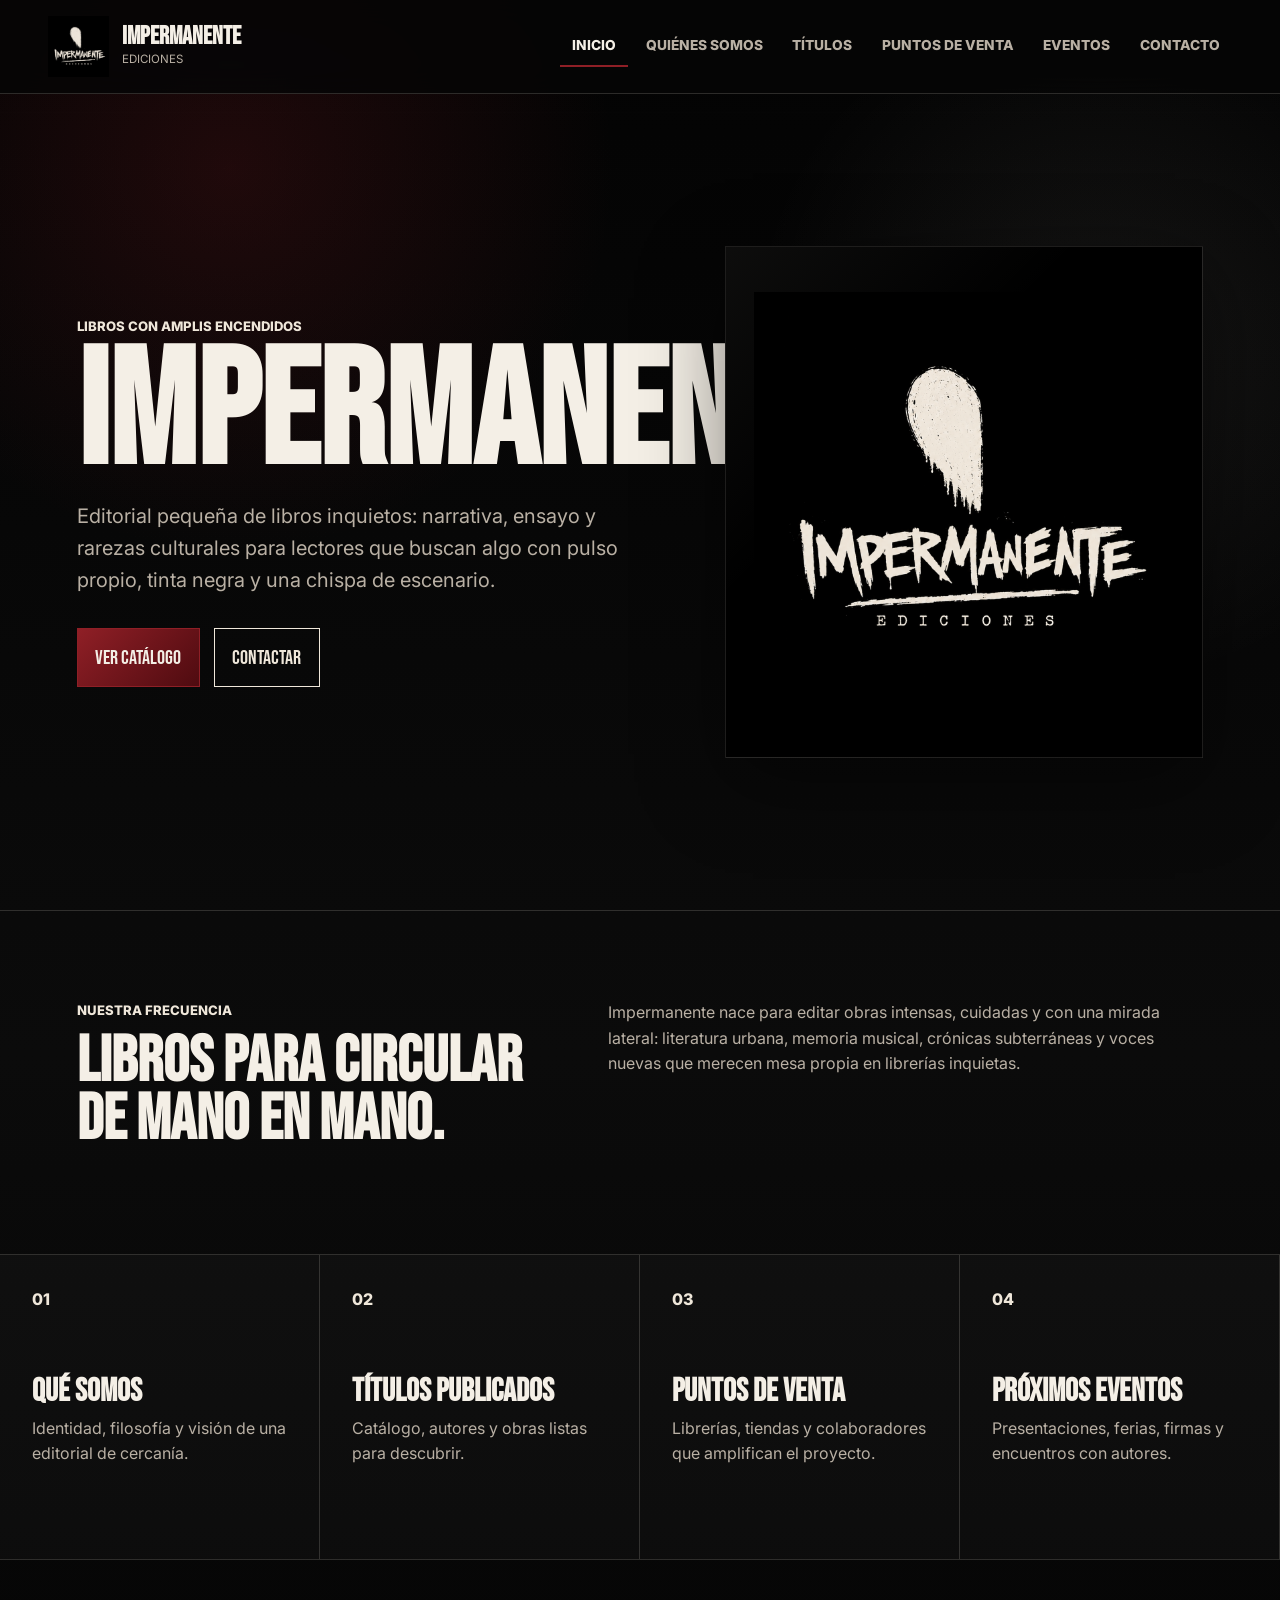
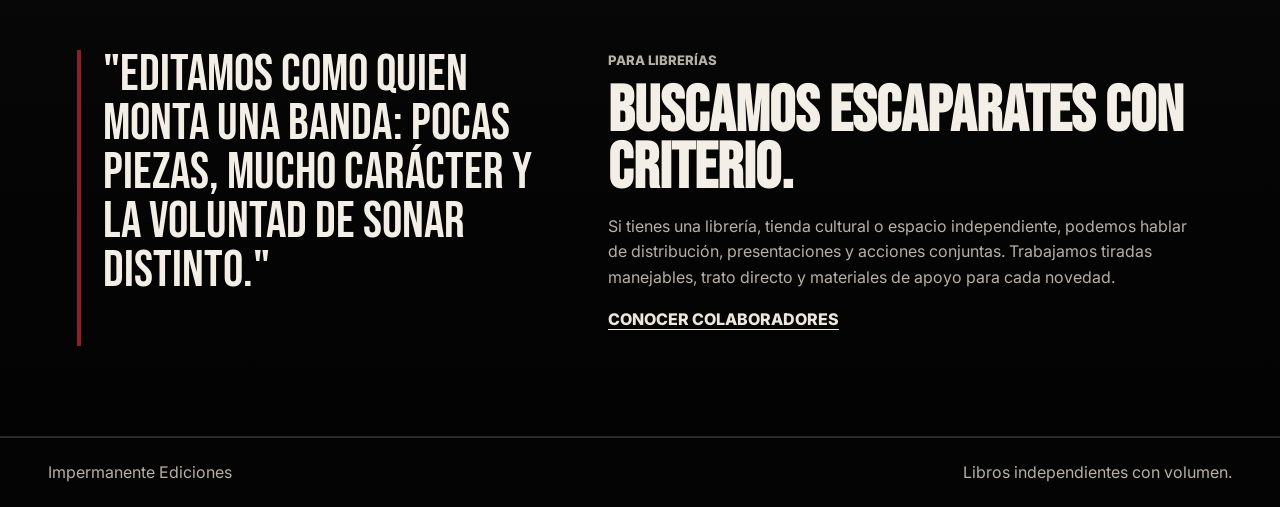
<file: index.html>
<!DOCTYPE html>
<html lang="es">
<head>
  <meta charset="UTF-8">
  <meta name="viewport" content="width=device-width, initial-scale=1.0">
  <title>Impermanente Ediciones</title>
  <link rel="preconnect" href="https://fonts.googleapis.com">
  <link rel="preconnect" href="https://fonts.gstatic.com" crossorigin>
  <link href="https://fonts.googleapis.com/css2?family=Bebas+Neue&family=Inter:wght@400;600;700;800&display=swap" rel="stylesheet">
  <link rel="stylesheet" href="assets/styles.css">
</head>
<body>
  <header class="site-header">
    <a class="brand" href="index.html" aria-label="Impermanente Ediciones">
      <img class="brand-logo" src="assets/impermanente-logo.png" alt="">
      <span>
        <strong>Impermanente</strong>
        <small>Ediciones</small>
      </span>
    </a>
    <button class="nav-toggle" type="button" aria-expanded="false" aria-controls="site-nav">Menu</button>
    <nav class="site-nav" id="site-nav" aria-label="Navegacion principal">
      <a class="active" href="index.html">Inicio</a>
      <a href="quienes-somos.html">Quiénes somos</a>
      <a href="titulos-autores.html">Títulos</a>
      <a href="puntos-venta.html">Puntos de venta</a>
      <a href="eventos.html">Eventos</a>
      <a href="contacto.html">Contacto</a>
    </nav>
  </header>

  <main>
    <section class="hero">
      <div class="hero-copy">
        <p class="eyebrow">Libros con amplis encendidos</p>
        <h1>Impermanente</h1>
        <p class="lead">Editorial pequeña de libros inquietos: narrativa, ensayo y rarezas culturales para lectores que buscan algo con pulso propio, tinta negra y una chispa de escenario.</p>
        <div class="hero-actions">
          <a class="button primary" href="titulos-autores.html">Ver catálogo</a>
          <a class="button ghost" href="contacto.html">Contactar</a>
        </div>
      </div>
      <div class="hero-art logo-stage">
        <img src="assets/impermanente-logo.png" alt="Logo de Impermanente Ediciones">
      </div>
    </section>

    <section class="intro-band">
      <div>
        <p class="section-kicker">Nuestra frecuencia</p>
        <h2>Libros para circular de mano en mano.</h2>
      </div>
      <p>Impermanente nace para editar obras intensas, cuidadas y con una mirada lateral: literatura urbana, memoria musical, crónicas subterráneas y voces nuevas que merecen mesa propia en librerías inquietas.</p>
    </section>

    <section class="feature-grid" aria-label="Secciones principales">
      <a class="feature-card" href="quienes-somos.html">
        <span>01</span>
        <h3>Qué somos</h3>
        <p>Identidad, filosofía y visión de una editorial de cercanía.</p>
      </a>
      <a class="feature-card" href="titulos-autores.html">
        <span>02</span>
        <h3>Títulos publicados</h3>
        <p>Catálogo, autores y obras listas para descubrir.</p>
      </a>
      <a class="feature-card" href="puntos-venta.html">
        <span>03</span>
        <h3>Puntos de venta</h3>
        <p>Librerías, tiendas y colaboradores que amplifican el proyecto.</p>
      </a>
      <a class="feature-card" href="eventos.html">
        <span>04</span>
        <h3>Próximos eventos</h3>
        <p>Presentaciones, ferias, firmas y encuentros con autores.</p>
      </a>
    </section>

    <section class="split-section">
      <div class="quote-panel">
        <p>"Editamos como quien monta una banda: pocas piezas, mucho carácter y la voluntad de sonar distinto."</p>
      </div>
      <div>
        <p class="section-kicker">Para librerías</p>
        <h2>Buscamos escaparates con criterio.</h2>
        <p>Si tienes una librería, tienda cultural o espacio independiente, podemos hablar de distribución, presentaciones y acciones conjuntas. Trabajamos tiradas manejables, trato directo y materiales de apoyo para cada novedad.</p>
        <a class="text-link" href="puntos-venta.html">Conocer colaboradores</a>
      </div>
    </section>
  </main>

  <footer class="site-footer">
    <p>Impermanente Ediciones</p>
    <p>Libros independientes con volumen.</p>
  </footer>

  <script src="assets/main.js"></script>
</body>
</html>
</file>
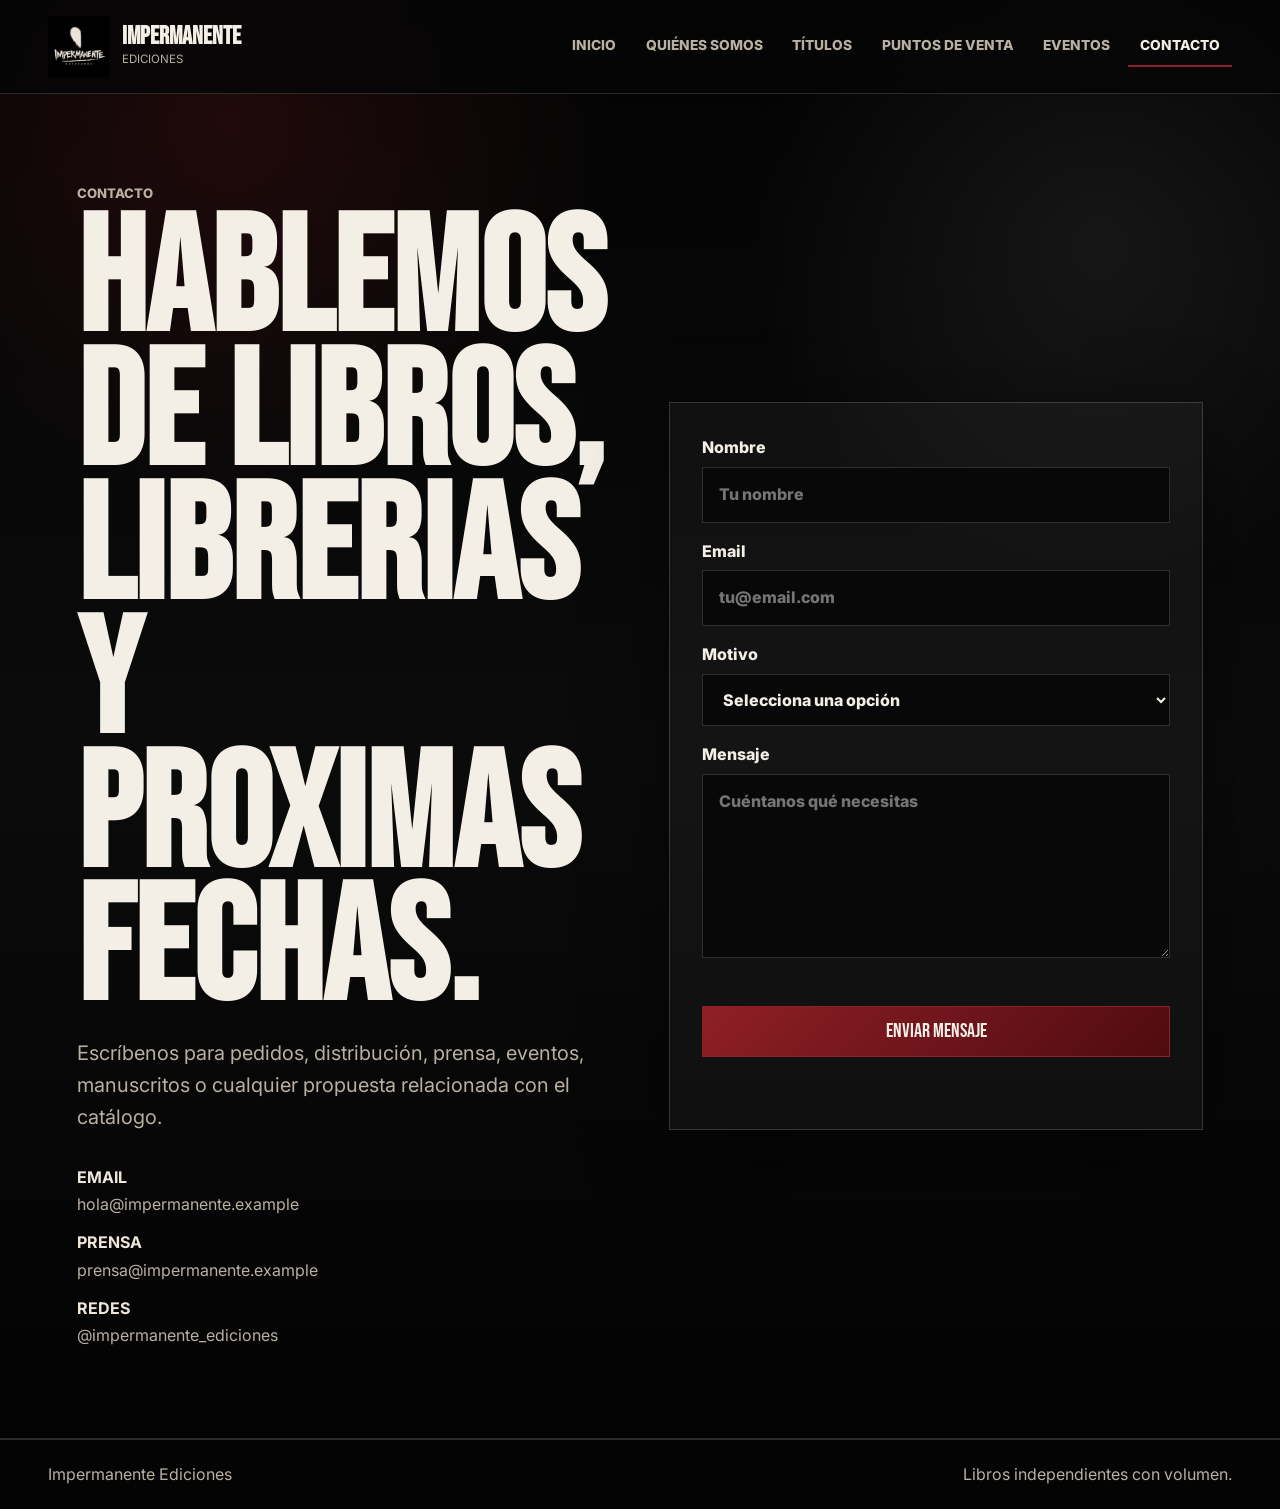
<file: contacto.html>
<!DOCTYPE html>
<html lang="es">
<head>
  <meta charset="UTF-8">
  <meta name="viewport" content="width=device-width, initial-scale=1.0">
  <title>Contacto | Impermanente</title>
  <link rel="preconnect" href="https://fonts.googleapis.com">
  <link rel="preconnect" href="https://fonts.gstatic.com" crossorigin>
  <link href="https://fonts.googleapis.com/css2?family=Bebas+Neue&family=Inter:wght@400;600;700;800&display=swap" rel="stylesheet">
  <link rel="stylesheet" href="assets/styles.css">
</head>
<body>
  <header class="site-header">
    <a class="brand" href="index.html"><img class="brand-logo" src="assets/impermanente-logo.png" alt=""><span><strong>Impermanente</strong><small>Ediciones</small></span></a>
    <button class="nav-toggle" type="button" aria-expanded="false" aria-controls="site-nav">Menu</button>
    <nav class="site-nav" id="site-nav" aria-label="Navegacion principal">
      <a href="index.html">Inicio</a>
      <a href="quienes-somos.html">Quiénes somos</a>
      <a href="titulos-autores.html">Títulos</a>
      <a href="puntos-venta.html">Puntos de venta</a>
      <a href="eventos.html">Eventos</a>
      <a class="active" href="contacto.html">Contacto</a>
    </nav>
  </header>

  <main class="page">
    <section class="contact-layout">
      <div class="contact-copy">
        <p class="eyebrow">Contacto</p>
        <h1>Hablemos de libros, librerias y proximas fechas.</h1>
        <p class="lead">Escríbenos para pedidos, distribución, prensa, eventos, manuscritos o cualquier propuesta relacionada con el catálogo.</p>
        <div class="contact-methods">
          <p><strong>Email</strong><a href="mailto:hola@impermanente.example">hola@impermanente.example</a></p>
          <p><strong>Prensa</strong><a href="mailto:prensa@impermanente.example">prensa@impermanente.example</a></p>
          <p><strong>Redes</strong><span>@impermanente_ediciones</span></p>
        </div>
      </div>

      <form class="contact-form" action="#" method="post">
        <label>
          Nombre
          <input type="text" name="nombre" placeholder="Tu nombre" required>
        </label>
        <label>
          Email
          <input type="email" name="email" placeholder="tu@email.com" required>
        </label>
        <label>
          Motivo
          <select name="motivo" required>
          <option value="">Selecciona una opción</option>
            <option>Librería / distribución</option>
            <option>Prensa</option>
            <option>Evento</option>
            <option>Lectores</option>
            <option>Manuscritos</option>
          </select>
        </label>
        <label>
          Mensaje
          <textarea name="mensaje" rows="6" placeholder="Cuéntanos qué necesitas" required></textarea>
        </label>
        <button class="button primary" type="submit">Enviar mensaje</button>
        <p class="form-note" role="status" aria-live="polite"></p>
      </form>
    </section>
  </main>

  <footer class="site-footer"><p>Impermanente Ediciones</p><p>Libros independientes con volumen.</p></footer>
  <script src="assets/main.js"></script>
</body>
</html>
</file>
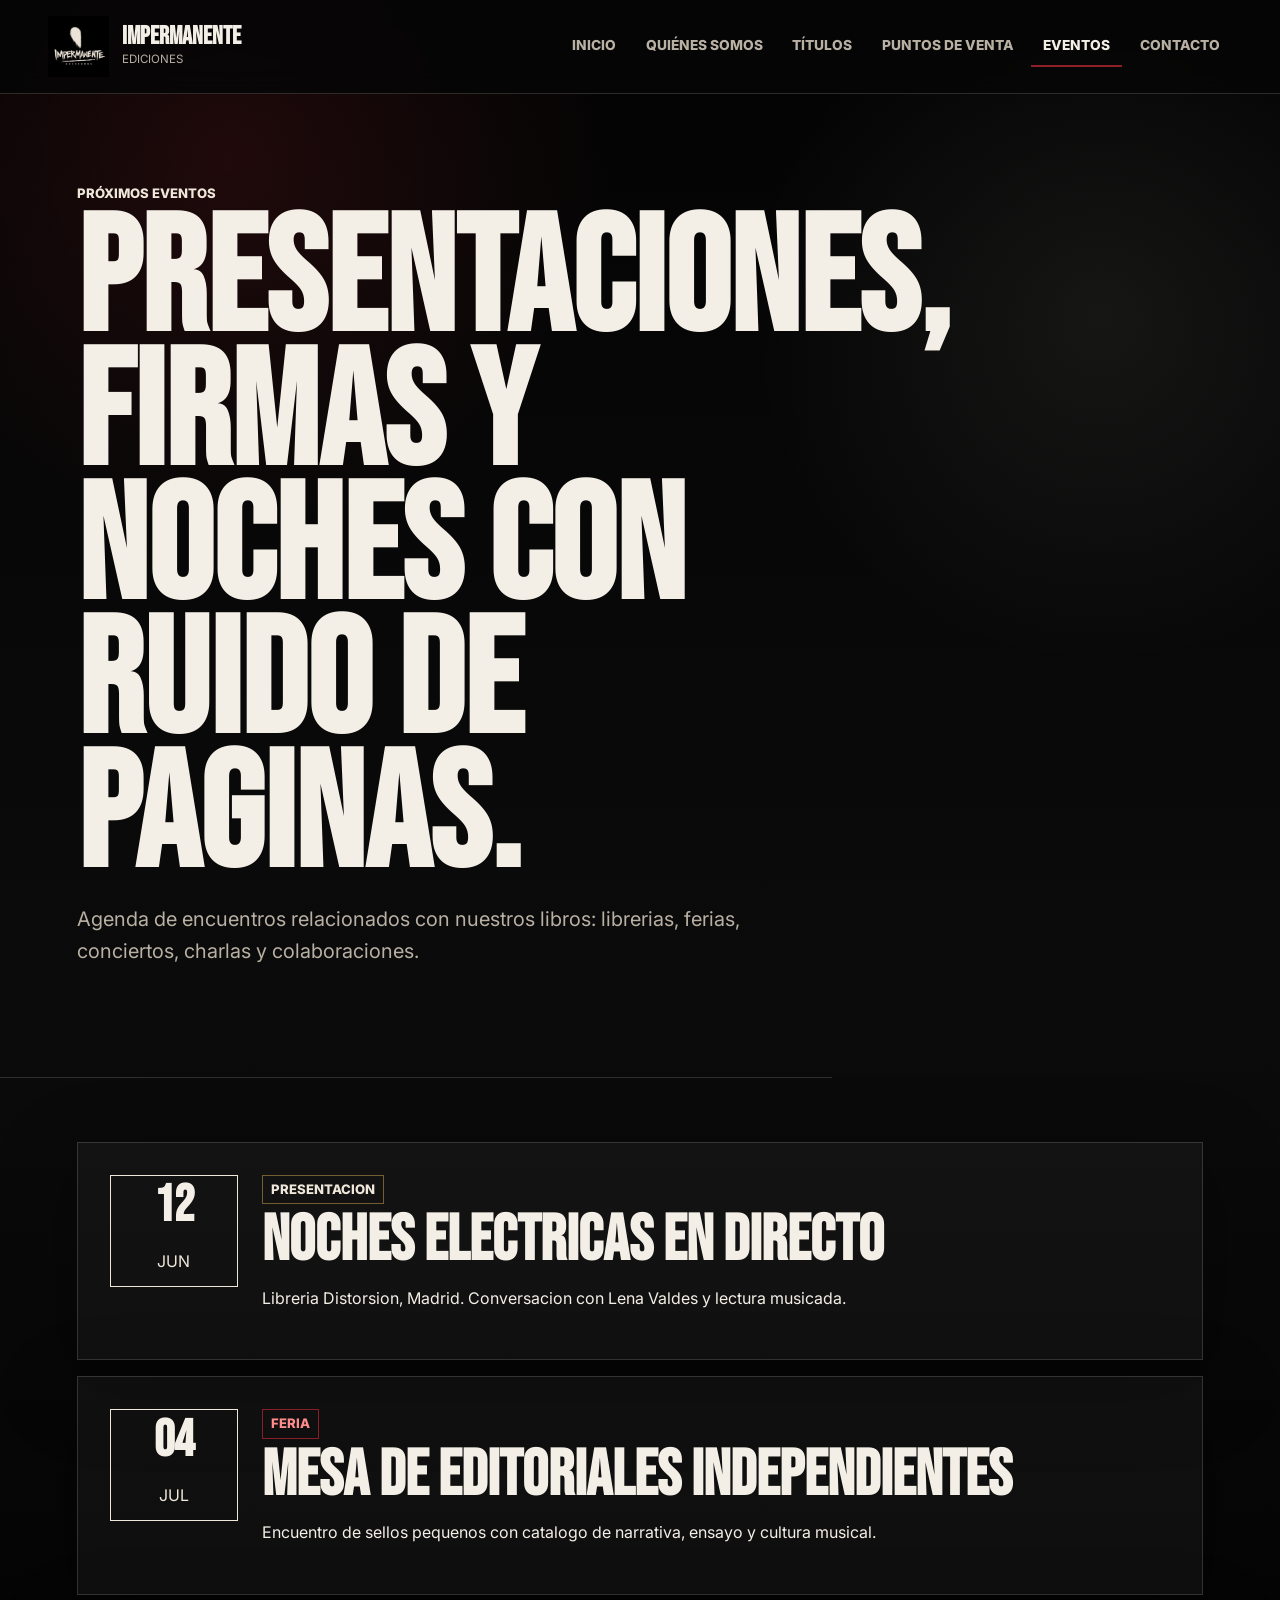
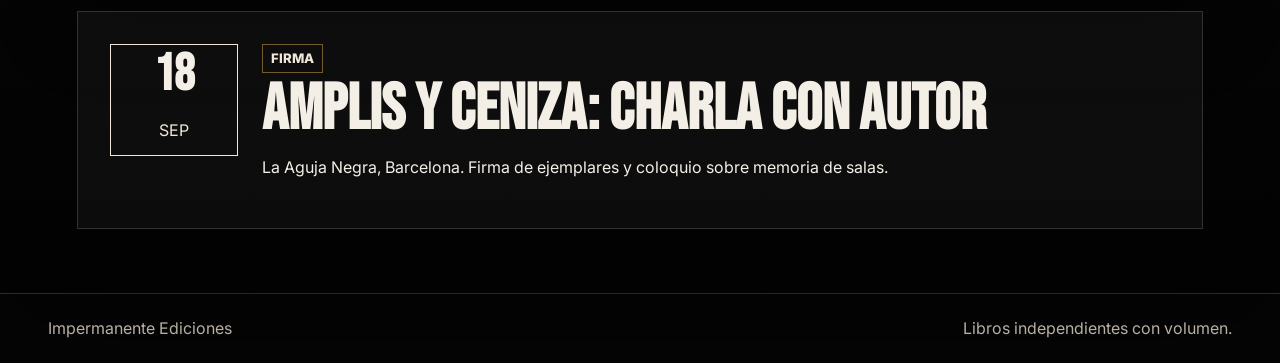
<file: eventos.html>
<!DOCTYPE html>
<html lang="es">
<head>
  <meta charset="UTF-8">
  <meta name="viewport" content="width=device-width, initial-scale=1.0">
  <title>Eventos | Impermanente</title>
  <link rel="preconnect" href="https://fonts.googleapis.com">
  <link rel="preconnect" href="https://fonts.gstatic.com" crossorigin>
  <link href="https://fonts.googleapis.com/css2?family=Bebas+Neue&family=Inter:wght@400;600;700;800&display=swap" rel="stylesheet">
  <link rel="stylesheet" href="assets/styles.css">
</head>
<body>
  <header class="site-header">
    <a class="brand" href="index.html"><img class="brand-logo" src="assets/impermanente-logo.png" alt=""><span><strong>Impermanente</strong><small>Ediciones</small></span></a>
    <button class="nav-toggle" type="button" aria-expanded="false" aria-controls="site-nav">Menu</button>
    <nav class="site-nav" id="site-nav" aria-label="Navegacion principal">
      <a href="index.html">Inicio</a>
      <a href="quienes-somos.html">Quiénes somos</a>
      <a href="titulos-autores.html">Títulos</a>
      <a href="puntos-venta.html">Puntos de venta</a>
      <a class="active" href="eventos.html">Eventos</a>
      <a href="contacto.html">Contacto</a>
    </nav>
  </header>

  <main class="page">
    <section class="page-hero narrow">
      <p class="eyebrow">Próximos eventos</p>
      <h1>Presentaciones, firmas y noches con ruido de paginas.</h1>
      <p class="lead">Agenda de encuentros relacionados con nuestros libros: librerias, ferias, conciertos, charlas y colaboraciones.</p>
    </section>

    <section class="timeline" aria-label="Agenda de eventos">
      <article>
        <time datetime="2026-06-12"><strong>12</strong> Jun</time>
        <div>
          <p class="tag">Presentacion</p>
          <h2>Noches electricas en directo</h2>
          <p>Libreria Distorsion, Madrid. Conversacion con Lena Valdes y lectura musicada.</p>
        </div>
      </article>
      <article>
        <time datetime="2026-07-04"><strong>04</strong> Jul</time>
        <div>
          <p class="tag red">Feria</p>
          <h2>Mesa de editoriales independientes</h2>
          <p>Encuentro de sellos pequenos con catalogo de narrativa, ensayo y cultura musical.</p>
        </div>
      </article>
      <article>
        <time datetime="2026-09-18"><strong>18</strong> Sep</time>
        <div>
          <p class="tag">Firma</p>
          <h2>Amplis y ceniza: charla con autor</h2>
          <p>La Aguja Negra, Barcelona. Firma de ejemplares y coloquio sobre memoria de salas.</p>
        </div>
      </article>
    </section>
  </main>

  <footer class="site-footer"><p>Impermanente Ediciones</p><p>Libros independientes con volumen.</p></footer>
  <script src="assets/main.js"></script>
</body>
</html>
</file>
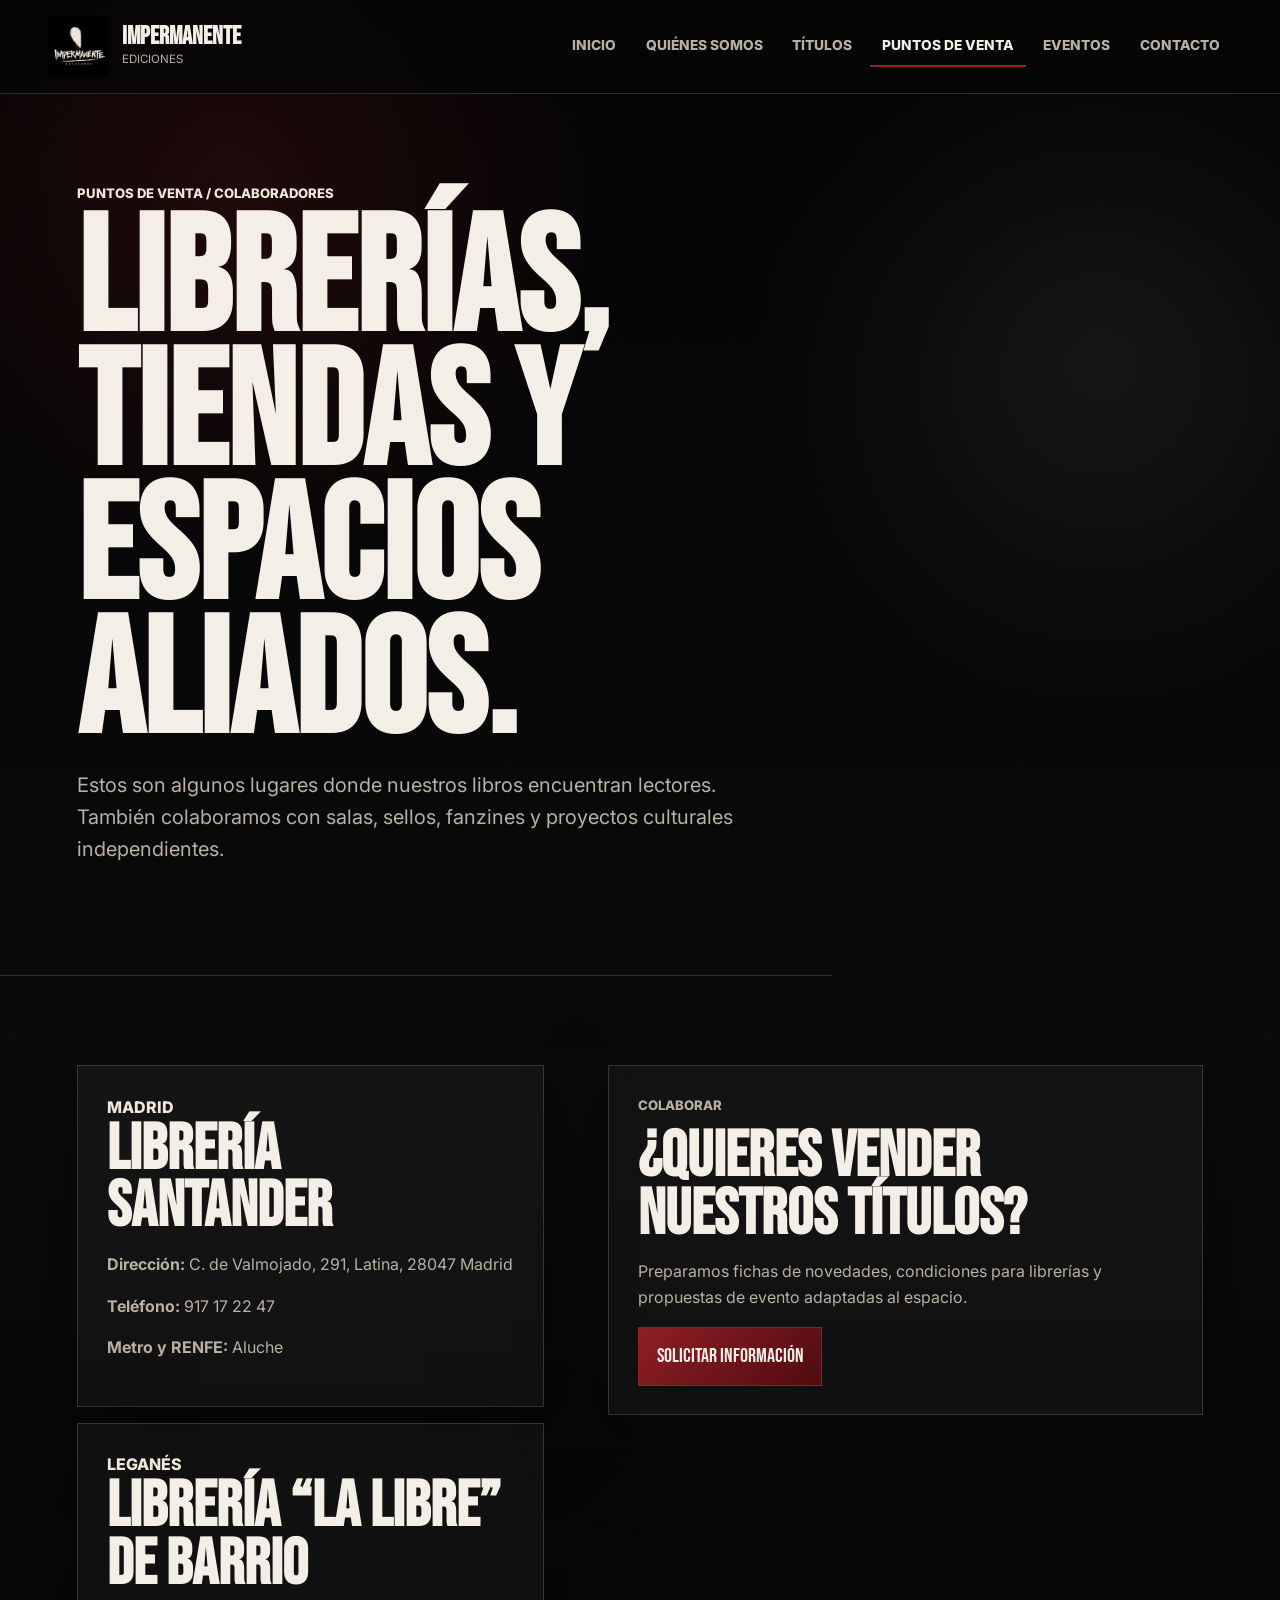
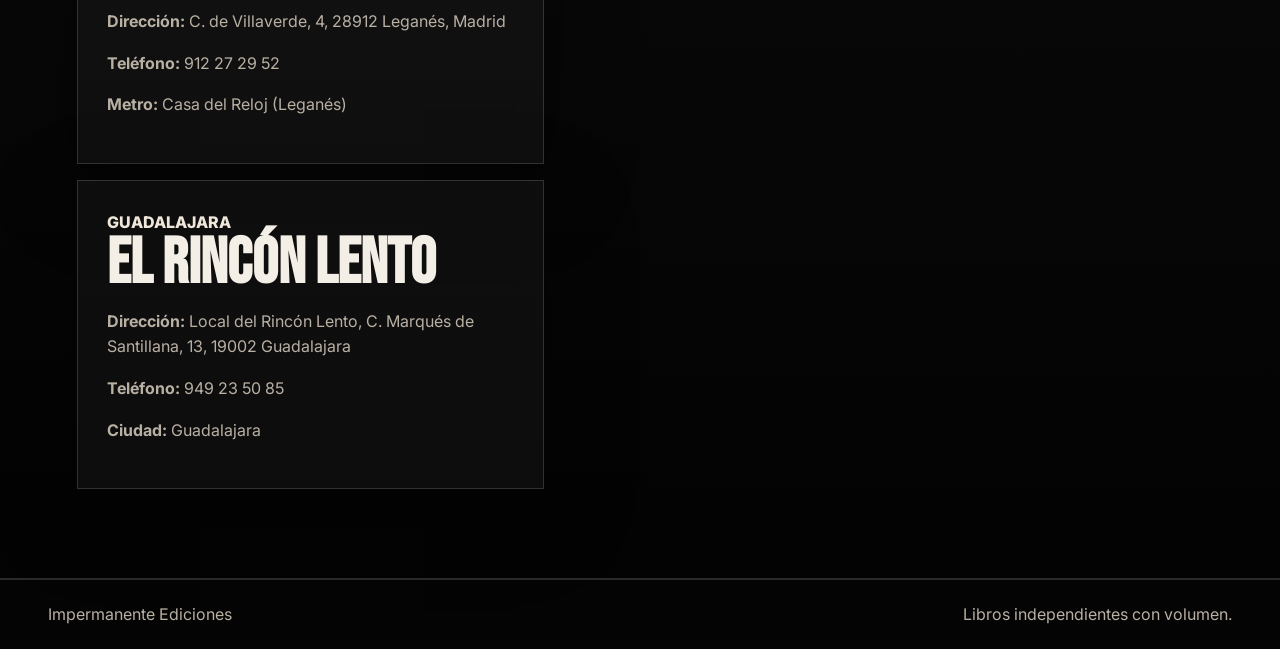
<file: puntos-venta.html>
<!DOCTYPE html>
<html lang="es">
<head>
  <meta charset="UTF-8">
  <meta name="viewport" content="width=device-width, initial-scale=1.0">
  <title>Puntos de venta | Impermanente</title>
  <link rel="preconnect" href="https://fonts.googleapis.com">
  <link rel="preconnect" href="https://fonts.gstatic.com" crossorigin>
  <link href="https://fonts.googleapis.com/css2?family=Bebas+Neue&family=Inter:wght@400;600;700;800&display=swap" rel="stylesheet">
  <link rel="stylesheet" href="assets/styles.css">
</head>
<body>
  <header class="site-header">
    <a class="brand" href="index.html"><img class="brand-logo" src="assets/impermanente-logo.png" alt=""><span><strong>Impermanente</strong><small>Ediciones</small></span></a>
    <button class="nav-toggle" type="button" aria-expanded="false" aria-controls="site-nav">Menu</button>
    <nav class="site-nav" id="site-nav" aria-label="Navegación principal">
      <a href="index.html">Inicio</a>
      <a href="quienes-somos.html">Quiénes somos</a>
      <a href="titulos-autores.html">Títulos</a>
      <a class="active" href="puntos-venta.html">Puntos de venta</a>
      <a href="eventos.html">Eventos</a>
      <a href="contacto.html">Contacto</a>
    </nav>
  </header>

  <main class="page">
    <section class="page-hero narrow">
      <p class="eyebrow">Puntos de venta / Colaboradores</p>
      <h1>Librerías, tiendas y espacios aliados.</h1>
      <p class="lead">Estos son algunos lugares donde nuestros libros encuentran lectores. También colaboramos con salas, sellos, fanzines y proyectos culturales independientes.</p>
    </section>

    <section class="stores-layout">
      <div class="store-list">
        <article>
          <span>Madrid</span>
          <h2>Librería Santander</h2>
          <p><strong>Dirección:</strong> C. de Valmojado, 291, Latina, 28047 Madrid</p>
          <p><strong>Teléfono:</strong> <a href="tel:+34917172247">917 17 22 47</a></p>
          <p><strong>Metro y RENFE:</strong> Aluche</p>
        </article>
        <article>
          <span>Leganés</span>
          <h2>Librería “La libre” de Barrio</h2>
          <p><strong>Dirección:</strong> C. de Villaverde, 4, 28912 Leganés, Madrid</p>
          <p><strong>Teléfono:</strong> <a href="tel:+34912272952">912 27 29 52</a></p>
          <p><strong>Metro:</strong> Casa del Reloj (Leganés)</p>
        </article>
        <article>
          <span>Guadalajara</span>
          <h2>El Rincón Lento</h2>
          <p><strong>Dirección:</strong> Local del Rincón Lento, C. Marqués de Santillana, 13, 19002 Guadalajara</p>
          <p><strong>Teléfono:</strong> <a href="tel:+34949235085">949 23 50 85</a></p>
          <p><strong>Ciudad:</strong> Guadalajara</p>
        </article>
      </div>
      <aside class="collab-panel">
        <p class="section-kicker">Colaborar</p>
        <h2>¿Quieres vender nuestros títulos?</h2>
        <p>Preparamos fichas de novedades, condiciones para librerías y propuestas de evento adaptadas al espacio.</p>
        <a class="button primary" href="contacto.html">Solicitar información</a>
      </aside>
    </section>
  </main>

  <footer class="site-footer"><p>Impermanente Ediciones</p><p>Libros independientes con volumen.</p></footer>
  <script src="assets/main.js"></script>
</body>
</html>
</file>
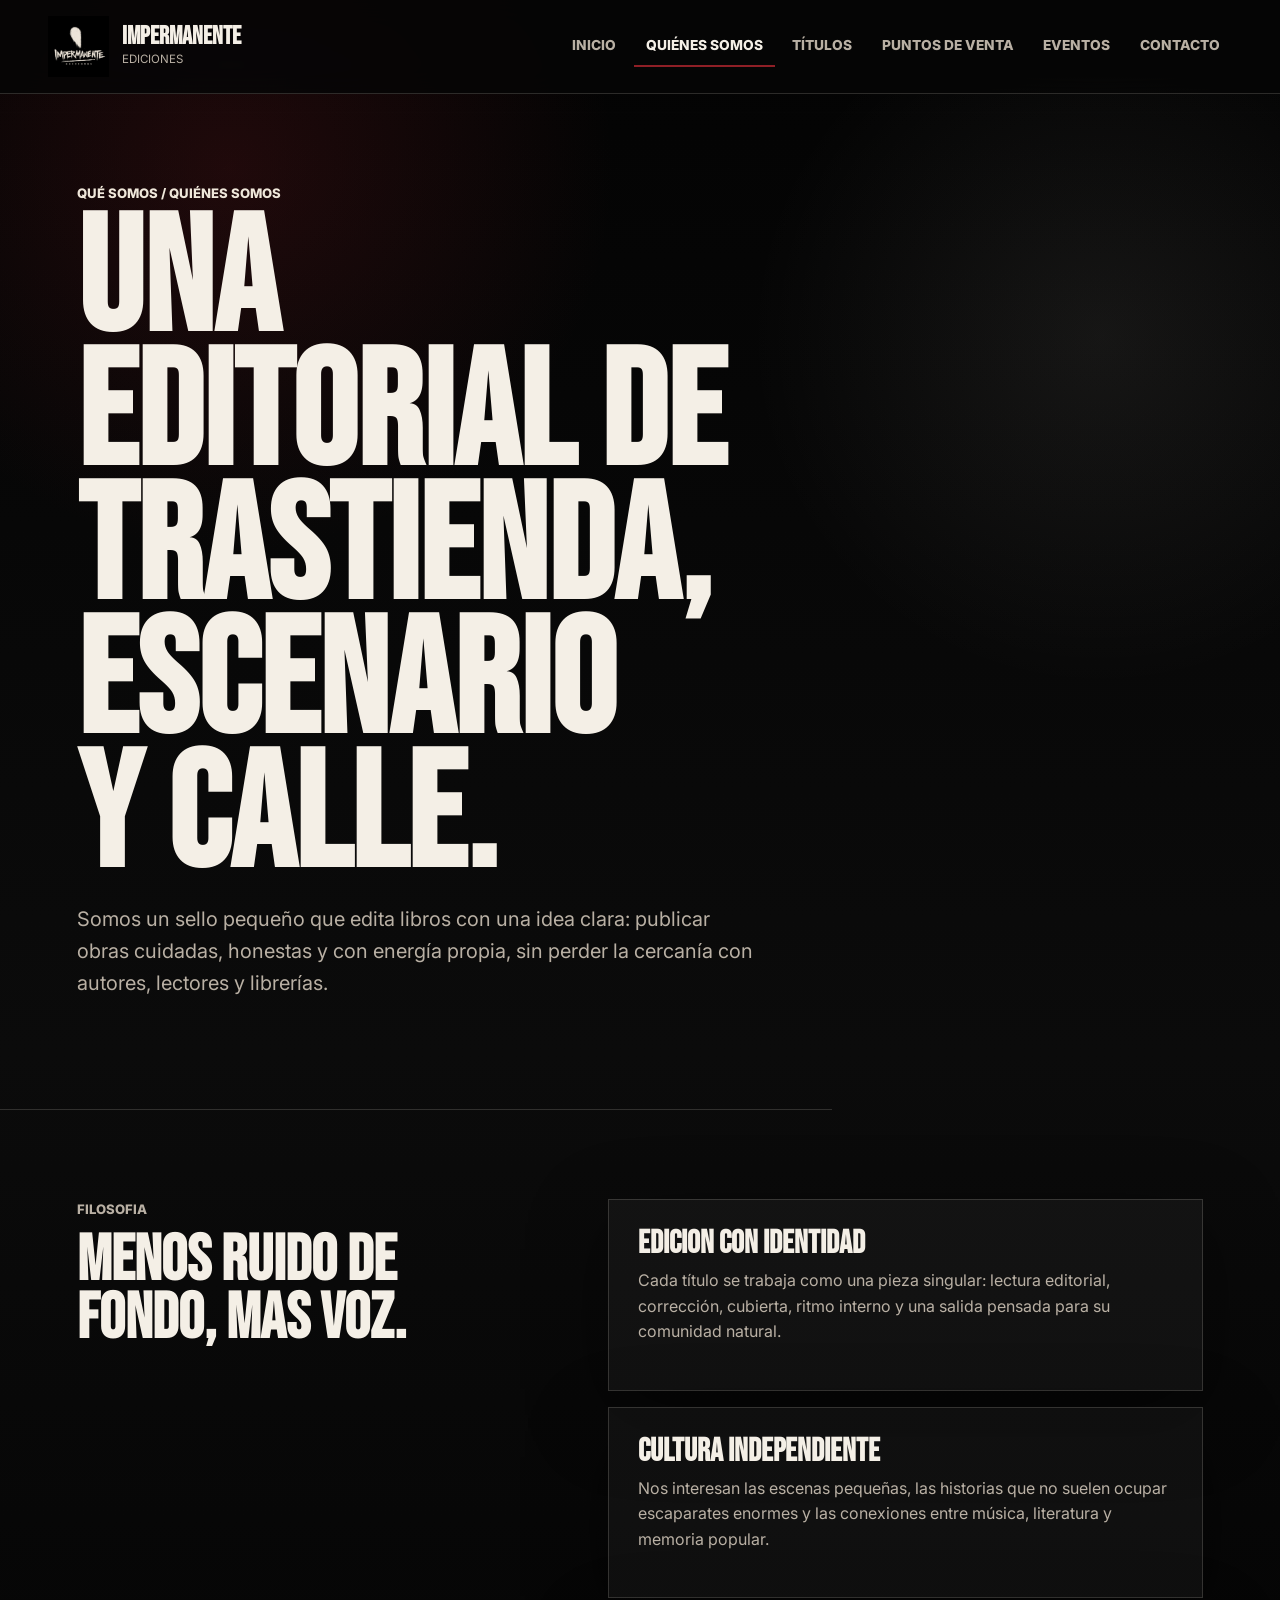
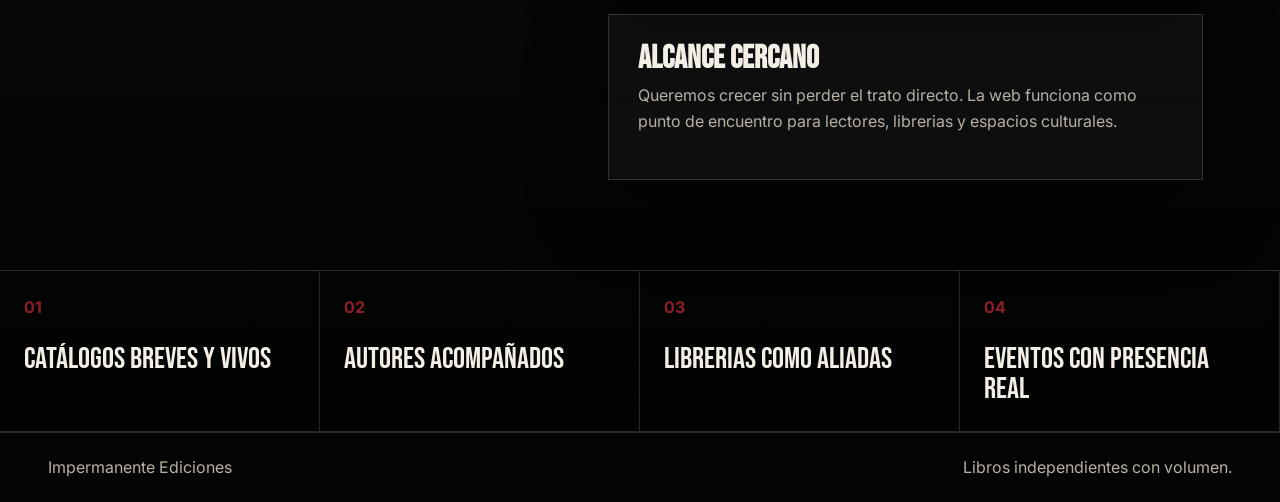
<file: quienes-somos.html>
<!DOCTYPE html>
<html lang="es">
<head>
  <meta charset="UTF-8">
  <meta name="viewport" content="width=device-width, initial-scale=1.0">
  <title>Quiénes somos | Impermanente</title>
  <link rel="preconnect" href="https://fonts.googleapis.com">
  <link rel="preconnect" href="https://fonts.gstatic.com" crossorigin>
  <link href="https://fonts.googleapis.com/css2?family=Bebas+Neue&family=Inter:wght@400;600;700;800&display=swap" rel="stylesheet">
  <link rel="stylesheet" href="assets/styles.css">
</head>
<body>
  <header class="site-header">
    <a class="brand" href="index.html"><img class="brand-logo" src="assets/impermanente-logo.png" alt=""><span><strong>Impermanente</strong><small>Ediciones</small></span></a>
    <button class="nav-toggle" type="button" aria-expanded="false" aria-controls="site-nav">Menu</button>
    <nav class="site-nav" id="site-nav" aria-label="Navegacion principal">
      <a href="index.html">Inicio</a>
      <a class="active" href="quienes-somos.html">Quiénes somos</a>
      <a href="titulos-autores.html">Títulos</a>
      <a href="puntos-venta.html">Puntos de venta</a>
      <a href="eventos.html">Eventos</a>
      <a href="contacto.html">Contacto</a>
    </nav>
  </header>

  <main class="page">
    <section class="page-hero narrow">
      <p class="eyebrow">Qué somos / Quiénes somos</p>
      <h1>Una editorial de trastienda, escenario y calle.</h1>
      <p class="lead">Somos un sello pequeño que edita libros con una idea clara: publicar obras cuidadas, honestas y con energía propia, sin perder la cercanía con autores, lectores y librerías.</p>
    </section>

    <section class="manifesto">
      <div>
        <p class="section-kicker">Filosofia</p>
        <h2>Menos ruido de fondo, mas voz.</h2>
      </div>
      <div class="manifesto-list">
        <article>
          <h3>Edicion con identidad</h3>
          <p>Cada título se trabaja como una pieza singular: lectura editorial, corrección, cubierta, ritmo interno y una salida pensada para su comunidad natural.</p>
        </article>
        <article>
          <h3>Cultura independiente</h3>
          <p>Nos interesan las escenas pequeñas, las historias que no suelen ocupar escaparates enormes y las conexiones entre música, literatura y memoria popular.</p>
        </article>
        <article>
          <h3>Alcance cercano</h3>
          <p>Queremos crecer sin perder el trato directo. La web funciona como punto de encuentro para lectores, librerias y espacios culturales.</p>
        </article>
      </div>
    </section>

    <section class="values-row">
      <div><strong>01</strong><span>Catálogos breves y vivos</span></div>
      <div><strong>02</strong><span>Autores acompañados</span></div>
      <div><strong>03</strong><span>Librerias como aliadas</span></div>
      <div><strong>04</strong><span>Eventos con presencia real</span></div>
    </section>
  </main>

  <footer class="site-footer"><p>Impermanente Ediciones</p><p>Libros independientes con volumen.</p></footer>
  <script src="assets/main.js"></script>
</body>
</html>
</file>
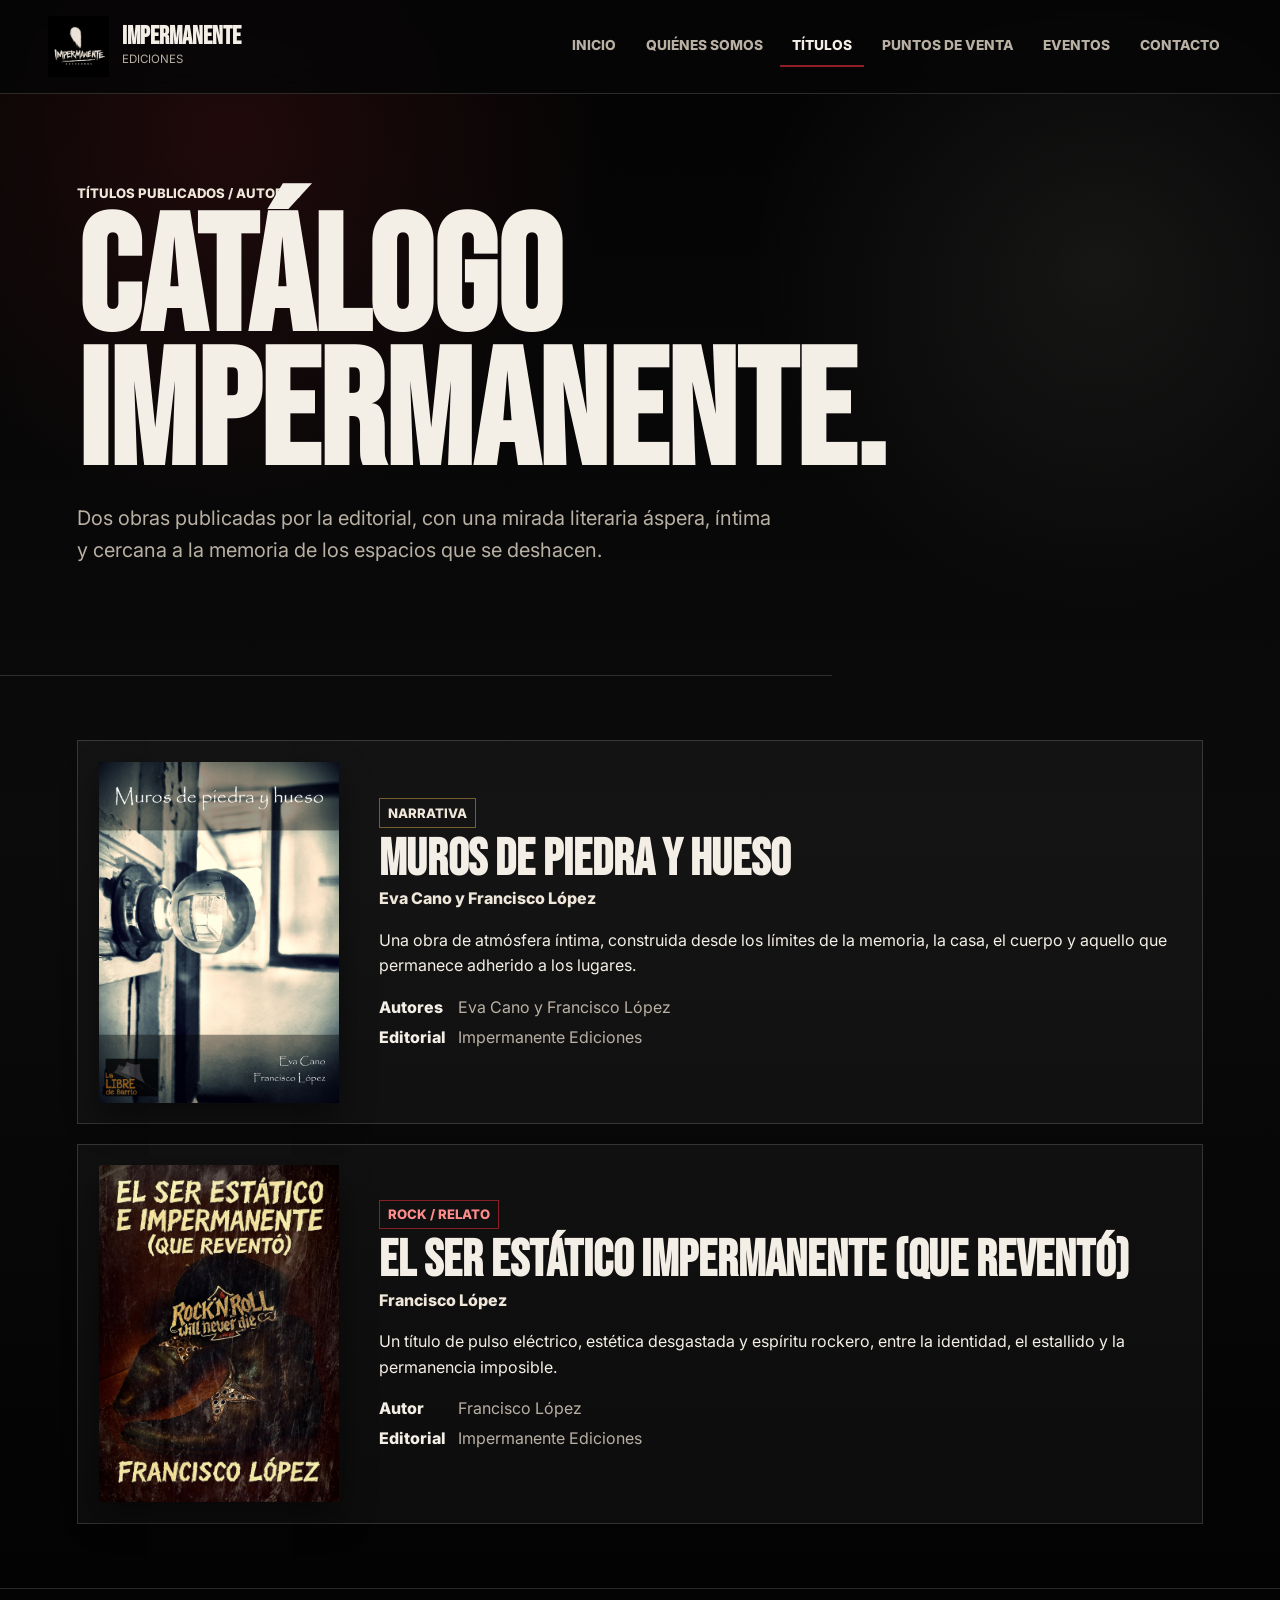
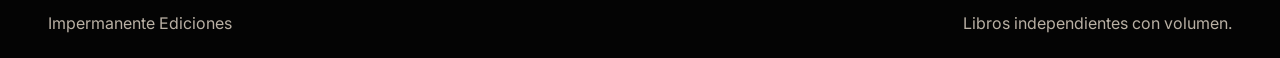
<file: titulos-autores.html>
<!DOCTYPE html>
<html lang="es">
<head>
  <meta charset="UTF-8">
  <meta name="viewport" content="width=device-width, initial-scale=1.0">
  <title>Títulos y autores | Impermanente</title>
  <link rel="preconnect" href="https://fonts.googleapis.com">
  <link rel="preconnect" href="https://fonts.gstatic.com" crossorigin>
  <link href="https://fonts.googleapis.com/css2?family=Bebas+Neue&family=Inter:wght@400;600;700;800&display=swap" rel="stylesheet">
  <link rel="stylesheet" href="assets/styles.css">
</head>
<body>
  <header class="site-header">
    <a class="brand" href="index.html"><img class="brand-logo" src="assets/impermanente-logo.png" alt=""><span><strong>Impermanente</strong><small>Ediciones</small></span></a>
    <button class="nav-toggle" type="button" aria-expanded="false" aria-controls="site-nav">Menu</button>
    <nav class="site-nav" id="site-nav" aria-label="Navegación principal">
      <a href="index.html">Inicio</a>
      <a href="quienes-somos.html">Quiénes somos</a>
      <a class="active" href="titulos-autores.html">Títulos</a>
      <a href="puntos-venta.html">Puntos de venta</a>
      <a href="eventos.html">Eventos</a>
      <a href="contacto.html">Contacto</a>
    </nav>
  </header>

  <main class="page">
    <section class="page-hero catalog-hero">
      <div>
        <p class="eyebrow">Títulos publicados / Autores</p>
        <h1>Catálogo Impermanente.</h1>
        <p class="lead">Dos obras publicadas por la editorial, con una mirada literaria áspera, íntima y cercana a la memoria de los espacios que se deshacen.</p>
      </div>
      <img src="assets/catalog-stack.svg" alt="Ilustración de libros publicados">
    </section>

    <section class="book-grid" aria-label="Catálogo editorial">
      <article class="book-card">
        <img src="assets/cover-muros-piedra-hueso.png" alt="Portada de Muros de piedra y Hueso">
        <div>
          <p class="tag">Narrativa</p>
          <h2>Muros de piedra y Hueso</h2>
          <p class="author">Eva Cano y Francisco López</p>
          <p>Una obra de atmósfera íntima, construida desde los límites de la memoria, la casa, el cuerpo y aquello que permanece adherido a los lugares.</p>
          <dl>
            <dt>Autores</dt><dd>Eva Cano y Francisco López</dd>
            <dt>Editorial</dt><dd>Impermanente Ediciones</dd>
          </dl>
        </div>
      </article>

      <article class="book-card">
        <img src="assets/cover-ser-estatico-impermanente.png" alt="Portada de El ser estático impermanente (Que reventó)">
        <div>
          <p class="tag red">Rock / Relato</p>
          <h2>El ser estático impermanente (Que reventó)</h2>
          <p class="author">Francisco López</p>
          <p>Un título de pulso eléctrico, estética desgastada y espíritu rockero, entre la identidad, el estallido y la permanencia imposible.</p>
          <dl>
            <dt>Autor</dt><dd>Francisco López</dd>
            <dt>Editorial</dt><dd>Impermanente Ediciones</dd>
          </dl>
        </div>
      </article>
    </section>
  </main>

  <footer class="site-footer"><p>Impermanente Ediciones</p><p>Libros independientes con volumen.</p></footer>
  <script src="assets/main.js"></script>
</body>
</html>
</file>
<file: assets/styles.css>
:root {
  --black: #060606;
  --charcoal: #101010;
  --ink: #14110f;
  --white: #f4efe6;
  --muted: #b9b0a4;
  --gold: #efe7da;
  --red: #8f1f26;
  --red-dark: #4f0b10;
  --line: rgba(244, 239, 230, 0.16);
  --shadow: 0 24px 80px rgba(0, 0, 0, 0.45);
}

* {
  box-sizing: border-box;
}

html {
  scroll-behavior: smooth;
}

body {
  margin: 0;
  overflow-x: hidden;
  background:
    radial-gradient(circle at 18% 8%, rgba(143, 31, 38, 0.2), transparent 24rem),
    radial-gradient(circle at 86% 16%, rgba(244, 239, 230, 0.07), transparent 22rem),
    linear-gradient(180deg, #030303 0%, #0b0b0b 50%, #020202 100%);
  color: var(--white);
  font-family: Inter, Arial, sans-serif;
  line-height: 1.6;
}

body::before {
  content: "";
  position: fixed;
  inset: 0;
  pointer-events: none;
  opacity: 0.22;
  background-image:
    linear-gradient(rgba(255, 255, 255, 0.045) 1px, transparent 1px),
    linear-gradient(90deg, rgba(255, 255, 255, 0.035) 1px, transparent 1px);
  background-size: 56px 56px;
  mask-image: linear-gradient(to bottom, black, transparent 80%);
}

a {
  color: inherit;
  text-decoration: none;
}

img {
  max-width: 100%;
  display: block;
}

.site-header {
  position: sticky;
  top: 0;
  z-index: 10;
  display: flex;
  align-items: center;
  justify-content: space-between;
  gap: 1.5rem;
  padding: 1rem clamp(1rem, 4vw, 3rem);
  border-bottom: 1px solid var(--line);
  background: rgba(6, 6, 6, 0.88);
  backdrop-filter: blur(14px);
}

.brand {
  display: inline-flex;
  align-items: center;
  gap: 0.8rem;
  min-width: max-content;
}

.brand-logo {
  width: 3.8rem;
  height: 3.8rem;
  object-fit: contain;
  background: #000;
}

.brand-mark {
  display: none;
}

.legacy-brand-mark {
  display: grid;
  place-items: center;
  width: 3rem;
  height: 3rem;
  border: 2px solid var(--gold);
  border-radius: 50%;
  color: var(--gold);
  font-family: "Bebas Neue", Impact, sans-serif;
  font-size: 1.25rem;
  box-shadow: inset 0 0 0 4px #070707;
}

.brand strong,
h1,
h2,
h3,
.button,
.nav-toggle {
  font-family: "Bebas Neue", Impact, sans-serif;
  letter-spacing: 0;
}

.brand strong {
  display: block;
  font-size: 1.55rem;
  line-height: 1;
}

.brand small {
  display: block;
  color: var(--muted);
  font-size: 0.72rem;
  text-transform: uppercase;
}

.site-nav {
  display: flex;
  align-items: center;
  justify-content: flex-end;
  gap: 0.35rem;
  flex-wrap: wrap;
}

.site-nav a {
  padding: 0.55rem 0.75rem;
  color: var(--muted);
  font-size: 0.86rem;
  font-weight: 800;
  text-transform: uppercase;
  border-bottom: 2px solid transparent;
}

.site-nav a:hover,
.site-nav a.active {
  color: var(--white);
  border-color: var(--red);
}

.nav-toggle {
  display: none;
  border: 1px solid var(--line);
  background: transparent;
  color: var(--white);
  padding: 0.55rem 0.8rem;
  font-size: 1.1rem;
}

.hero {
  min-height: calc(100vh - 5.2rem);
  display: grid;
  grid-template-columns: minmax(0, 1fr) minmax(22rem, 0.82fr);
  align-items: center;
  gap: clamp(2rem, 5vw, 5rem);
  padding: clamp(3rem, 7vw, 6rem) clamp(1rem, 6vw, 5rem);
  border-bottom: 1px solid var(--line);
}

.hero-copy,
.page-hero,
.contact-copy {
  max-width: 52rem;
}

.eyebrow,
.section-kicker,
.tag {
  margin: 0 0 0.75rem;
  color: var(--gold);
  font-size: 0.82rem;
  font-weight: 800;
  text-transform: uppercase;
}

h1,
h2,
h3,
p {
  margin-top: 0;
}

h1 {
  max-width: 13ch;
  margin-bottom: 1.1rem;
  font-size: clamp(4.8rem, 14vw, 10.2rem);
  line-height: 0.82;
  text-transform: uppercase;
  text-wrap: balance;
}

h2 {
  margin-bottom: 1rem;
  font-size: clamp(2.4rem, 5vw, 4.7rem);
  line-height: 0.9;
  text-transform: uppercase;
}

h3 {
  margin-bottom: 0.55rem;
  font-size: 2rem;
  line-height: 0.95;
  text-transform: uppercase;
}

.lead {
  max-width: 44rem;
  color: var(--muted);
  font-size: clamp(1.05rem, 2vw, 1.25rem);
}

.hero-actions,
.contact-form .button {
  margin-top: 2rem;
}

.button {
  display: inline-flex;
  align-items: center;
  justify-content: center;
  min-height: 3rem;
  padding: 0.78rem 1.1rem;
  border: 1px solid var(--line);
  color: var(--white);
  font-size: 1.25rem;
  text-transform: uppercase;
}

.button.primary {
  border-color: var(--red);
  background: linear-gradient(135deg, var(--red), var(--red-dark));
}

.button.ghost {
  margin-left: 0.6rem;
  border-color: var(--gold);
  color: var(--gold);
}

.hero-art {
  position: relative;
}

.hero-art img {
  width: min(34rem, 100%);
  margin-inline: auto;
  filter: drop-shadow(0 2rem 3rem rgba(0, 0, 0, 0.55));
}

.logo-stage {
  display: grid;
  place-items: center;
  min-height: clamp(19rem, 42vw, 32rem);
  border: 1px solid rgba(244, 239, 230, 0.12);
  background:
    linear-gradient(135deg, rgba(244, 239, 230, 0.055), transparent 36%),
    #000;
  box-shadow: var(--shadow);
}

.logo-stage img {
  width: min(29rem, 88%);
  filter: none;
}

.intro-band,
.split-section,
.manifesto,
.stores-layout,
.contact-layout,
.catalog-hero {
  display: grid;
  grid-template-columns: 0.88fr 1.12fr;
  gap: clamp(2rem, 5vw, 5rem);
  align-items: start;
  padding: clamp(3rem, 7vw, 6rem) clamp(1rem, 6vw, 5rem);
  border-bottom: 1px solid var(--line);
}

.intro-band > p,
.split-section p,
.manifesto p,
.stores-layout p,
.contact-layout p {
  color: var(--muted);
}

.feature-grid {
  display: grid;
  grid-template-columns: repeat(4, 1fr);
  border-bottom: 1px solid var(--line);
}

.feature-card {
  min-height: 19rem;
  padding: clamp(1.25rem, 3vw, 2rem);
  border-right: 1px solid var(--line);
  background: rgba(255, 255, 255, 0.025);
  transition: background 180ms ease, transform 180ms ease;
}

.feature-card:hover {
  background: rgba(184, 37, 47, 0.18);
  transform: translateY(-0.25rem);
}

.feature-card span {
  display: block;
  margin-bottom: 4rem;
  color: var(--gold);
  font-weight: 800;
}

.feature-card p {
  color: var(--muted);
}

.quote-panel {
  border-left: 4px solid var(--red);
  padding-left: 1.4rem;
}

.quote-panel p {
  color: var(--white);
  font-family: "Bebas Neue", Impact, sans-serif;
  font-size: clamp(2.2rem, 4vw, 4.4rem);
  line-height: 0.96;
}

.text-link {
  color: var(--gold);
  font-weight: 800;
  text-transform: uppercase;
  border-bottom: 1px solid currentColor;
}

.site-footer {
  display: flex;
  justify-content: space-between;
  gap: 1rem;
  padding: 1.35rem clamp(1rem, 4vw, 3rem);
  color: var(--muted);
  border-top: 1px solid var(--line);
  background: #040404;
}

.site-footer p {
  margin: 0;
}

.page {
  min-height: 76vh;
}

.page-hero {
  padding: clamp(3.2rem, 7vw, 6rem) clamp(1rem, 6vw, 5rem);
  border-bottom: 1px solid var(--line);
}

.page-hero.narrow h1 {
  max-width: 12ch;
}

.catalog-hero {
  align-items: center;
}

.catalog-hero img {
  max-height: 22rem;
  margin-inline: auto;
}

.manifesto-list {
  display: grid;
  gap: 1rem;
}

.manifesto-list article,
.store-list article,
.timeline article,
.contact-form,
.collab-panel {
  border: 1px solid var(--line);
  background: rgba(255, 255, 255, 0.035);
  box-shadow: var(--shadow);
}

.manifesto-list article,
.store-list article,
.collab-panel {
  padding: clamp(1.25rem, 3vw, 1.8rem);
}

.values-row {
  display: grid;
  grid-template-columns: repeat(4, 1fr);
  border-bottom: 1px solid var(--line);
}

.values-row div {
  min-height: 10rem;
  padding: 1.5rem;
  border-right: 1px solid var(--line);
}

.values-row strong {
  display: block;
  margin-bottom: 1.5rem;
  color: var(--red);
}

.values-row span {
  color: var(--white);
  font-family: "Bebas Neue", Impact, sans-serif;
  font-size: 1.85rem;
  line-height: 1;
  text-transform: uppercase;
}

.book-grid {
  display: grid;
  gap: 1.2rem;
  padding: clamp(2rem, 5vw, 4rem) clamp(1rem, 6vw, 5rem);
}

.book-card {
  display: grid;
  grid-template-columns: minmax(12rem, 15rem) 1fr;
  gap: clamp(1.2rem, 4vw, 2.5rem);
  align-items: center;
  padding: 1.3rem;
  border: 1px solid var(--line);
  background: rgba(255, 255, 255, 0.035);
}

.book-card img {
  width: min(15rem, 100%);
  height: auto;
  max-height: 22rem;
  object-fit: contain;
  background: #000;
  box-shadow: 0 1rem 2rem rgba(0, 0, 0, 0.45);
}

.book-card h2 {
  margin-bottom: 0.2rem;
  font-size: clamp(2.25rem, 4vw, 3.35rem);
  line-height: 0.92;
}

.author {
  color: var(--gold);
  font-weight: 800;
}

.tag {
  display: inline-flex;
  margin-bottom: 0.5rem;
  padding: 0.2rem 0.5rem;
  border: 1px solid rgba(214, 168, 77, 0.5);
}

.tag.red {
  color: #ff8b8b;
  border-color: rgba(184, 37, 47, 0.7);
}

dl {
  display: grid;
  grid-template-columns: max-content 1fr;
  gap: 0.25rem 0.8rem;
  color: var(--muted);
}

dt {
  color: var(--white);
  font-weight: 800;
}

dd {
  margin: 0;
}

.store-list,
.timeline {
  display: grid;
  gap: 1rem;
}

.store-list article span {
  color: var(--gold);
  font-weight: 800;
  text-transform: uppercase;
}

.collab-panel {
  position: sticky;
  top: 6.5rem;
}

.timeline {
  padding: clamp(2rem, 5vw, 4rem) clamp(1rem, 6vw, 5rem);
}

.timeline article {
  display: grid;
  grid-template-columns: 8rem 1fr;
  gap: 1.5rem;
  padding: clamp(1.25rem, 3vw, 2rem);
}

.timeline time {
  display: grid;
  place-items: center;
  align-self: start;
  min-height: 7rem;
  border: 1px solid var(--gold);
  color: var(--gold);
  text-transform: uppercase;
}

.timeline time strong {
  display: block;
  color: var(--white);
  font-family: "Bebas Neue", Impact, sans-serif;
  font-size: 3.2rem;
  line-height: 0.75;
}

.contact-layout {
  align-items: center;
}

.contact-methods {
  display: grid;
  gap: 0.8rem;
  margin-top: 2rem;
}

.contact-methods p {
  display: grid;
  gap: 0.1rem;
  margin: 0;
}

.contact-methods strong {
  color: var(--gold);
  text-transform: uppercase;
}

.contact-form {
  display: grid;
  gap: 1rem;
  padding: clamp(1.25rem, 3vw, 2rem);
}

label {
  display: grid;
  gap: 0.35rem;
  color: var(--white);
  font-weight: 800;
}

input,
select,
textarea {
  width: 100%;
  border: 1px solid var(--line);
  background: #080808;
  color: var(--white);
  padding: 0.9rem 1rem;
  font: inherit;
}

textarea {
  resize: vertical;
}

input:focus,
select:focus,
textarea:focus {
  outline: 2px solid var(--gold);
  outline-offset: 2px;
}

.form-note {
  min-height: 1.5rem;
  margin: 0;
  color: var(--gold);
  font-size: 0.92rem;
}

@media (max-width: 950px) {
  .site-header {
    align-items: center;
    flex-wrap: wrap;
    gap: 0.9rem;
  }

  .nav-toggle {
    display: inline-flex;
  }

  .site-nav {
    display: none;
    width: 100%;
    justify-content: flex-start;
  }

  .site-nav.open {
    display: grid;
    grid-template-columns: repeat(2, minmax(0, 1fr));
  }

  .hero,
  .intro-band,
  .split-section,
  .manifesto,
  .stores-layout,
  .contact-layout,
  .catalog-hero {
    grid-template-columns: 1fr;
  }

  .hero {
    min-height: auto;
    padding-top: clamp(2rem, 7vw, 4rem);
  }

  .feature-grid,
  .values-row {
    grid-template-columns: repeat(2, 1fr);
  }

  .collab-panel {
    position: static;
  }
}

@media (max-width: 620px) {
  body {
    font-size: 0.96rem;
  }

  .site-header {
    padding: 0.85rem 1rem;
  }

  .brand {
    gap: 0.6rem;
    min-width: 0;
  }

  .brand-logo {
    width: 3rem;
    height: 3rem;
    flex: 0 0 auto;
  }

  .brand strong {
    font-size: 1.25rem;
    max-width: 9rem;
    overflow: hidden;
    text-overflow: ellipsis;
  }

  .brand small {
    display: none;
  }

  .nav-toggle {
    min-height: 2.7rem;
    padding: 0.45rem 0.7rem;
    font-size: 1rem;
  }

  .site-nav {
    display: none;
    flex-direction: column;
    align-items: stretch;
    gap: 0.45rem;
  }

  .site-nav.open {
    grid-template-columns: 1fr;
  }

  .site-nav a {
    border: 1px solid var(--line);
    padding: 0.75rem 0.85rem;
  }

  .hero,
  .intro-band,
  .split-section,
  .manifesto,
  .stores-layout,
  .contact-layout,
  .catalog-hero,
  .page-hero {
    padding-inline: 1.1rem;
  }

  .hero {
    gap: 1.6rem;
    padding-bottom: 2.4rem;
  }

  h1 {
    max-width: 100%;
    font-size: clamp(3.45rem, 16vw, 4.55rem);
    line-height: 0.88;
    overflow-wrap: anywhere;
  }

  .page-hero.narrow h1,
  .hero-copy h1 {
    max-width: 100%;
  }

  h2 {
    font-size: clamp(2.1rem, 11vw, 3.05rem);
    line-height: 0.95;
  }

  h3 {
    font-size: 1.75rem;
  }

  .lead {
    font-size: 1rem;
  }

  .logo-stage {
    min-height: 17rem;
  }

  .logo-stage img {
    width: min(18rem, 88%);
  }

  .hero-actions {
    display: grid;
    gap: 0.75rem;
    margin-top: 1.45rem;
  }

  .button.ghost {
    margin-left: 0;
  }

  .feature-grid,
  .values-row {
    grid-template-columns: 1fr;
  }

  .feature-card {
    min-height: 12rem;
  }

  .feature-card span {
    margin-bottom: 1.6rem;
  }

  .quote-panel p {
    font-size: clamp(2rem, 12vw, 3rem);
  }

  .book-card,
  .timeline article {
    grid-template-columns: 1fr;
  }

  .book-card img {
    width: min(16rem, 100%);
    margin-inline: auto;
    max-height: 24rem;
  }

  .book-card h2 {
    font-size: clamp(2rem, 11vw, 2.8rem);
  }

  .book-card {
    padding: 1rem;
  }

  .timeline time {
    width: 8rem;
  }

  .site-footer {
    display: grid;
  }
}
</file>
